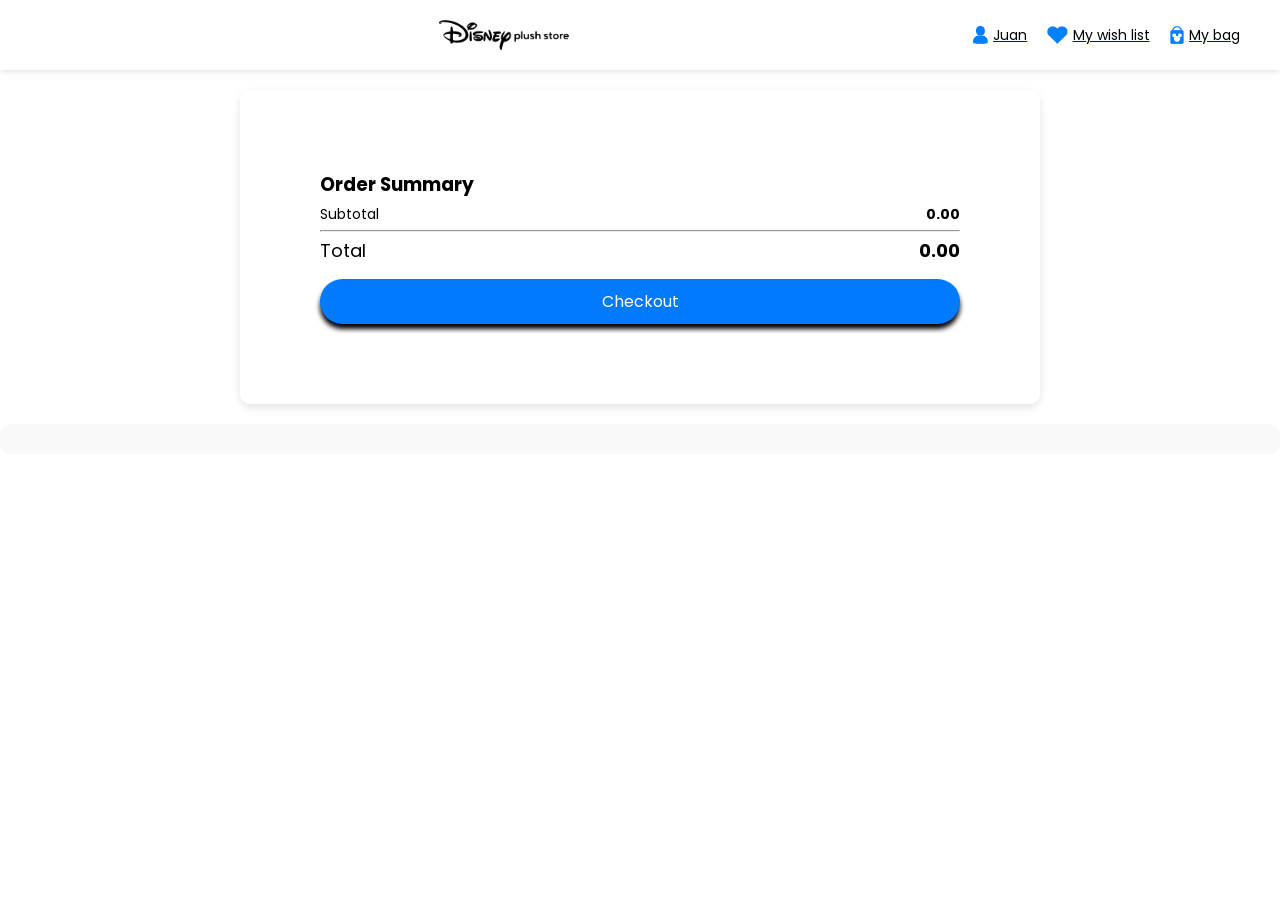
<file: pages/carrito.html>
<!DOCTYPE html>
<html lang="es">

<head>
  <meta charset="UTF-8" />
  <meta name="viewport" content="width=device-width, initial-scale=1.0" />
  <title>My bag</title>
  <link rel="stylesheet" href="../css/carrito.css" />
  <link rel="stylesheet" href="https://fonts.googleapis.com/css2?family=Poppins:wght@300;400;600&display=swap" />
</head>

<body>
  <header>
    <a href="/index.html"><div class="logo"></a>
      <img src="../assets/images/logop web.png" alt="Disney" />
    </div>
    <div class="user-actions">
      <a href="iniciosecion.html"><span class="user"><img src="../assets/images/user icon2.png" alt="User" />
          Juan</span></a>
      <a href="favorito.html">
        <span class="wishlist"><img src="../assets/images/fav icon2.png" alt="Wishlist" /> My wish
          list </span></a>
      <a href="carrito.html"><span class="bag"><img src="../assets/images/bag icon2.png" alt="Bag" /> My bag
          </span></a>
    </div>
  </header>
  <!--Va en el innerHTML-->
  <div id="container-carrito" class="container-carrito">
    <!-- <div class="producto">
      <div class="imagenes">
        <img src="./assets/images/catalogomickey.jpg" alt="Peluche Mickey Mouse" />
      </div>
      <div class="producto-info">
        <h2>Mickey Mouse Plush - Medium 13"</h2>
        <p class="cantidad">
          Quantity: 1 at <span class="precio">$22.99</span>
        </p>
        <div class="acciones">
          <a href="#" class="remove">Remove</a>
        </div>
        <p class="id">ID: 412312273353</p>
      </div>
    </div> -->

    <!--Termina en HTML-->
  </div>

  <div id = "resumen" class="resumen">
    <!-- <h3>Order Summary</h3>
    <div class="detalle">
      <p>Subtotal</p>
      <p class="monto">$22.99</p>
    </div>
    <hr />
    <div class="detalle total">
      <p>Total</p>
      <p class="monto">$32.94</p>
    </div>
    <button class="boton azul">Checkout</button> -->
  </div>
  </div>
  <script src="../js/carrito.js"></script>

</body>

</html>
</file>
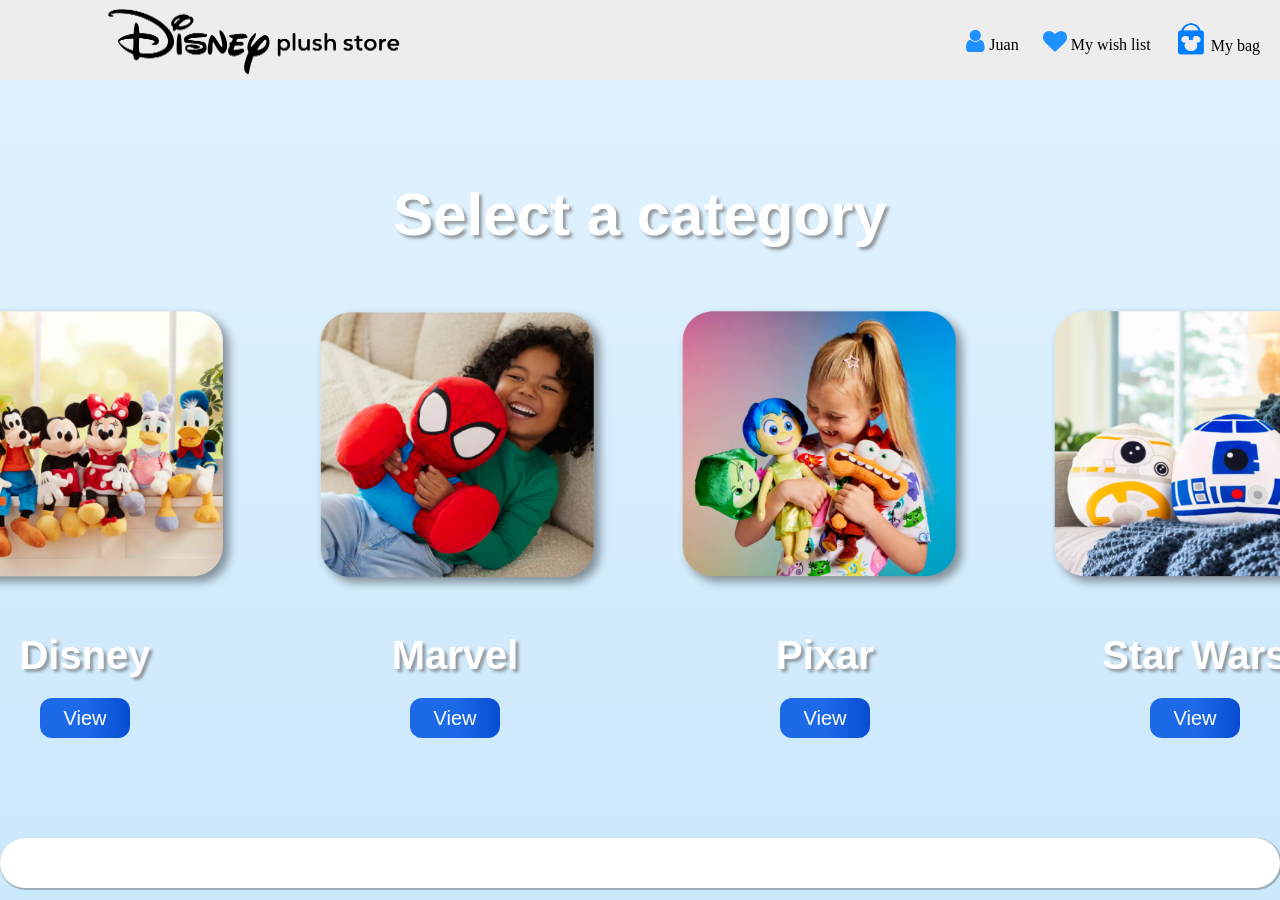
<file: pages/catalogo-principal.html>
<!DOCTYPE html>
<html lang="en">

<head>
    <meta charset="UTF-8">
    <meta name="viewport" content="width=device-width, initial-scale=1.0">
    <title>Document</title>
    <link rel="stylesheet" href="../css/estilos.css">
    <link rel="stylesheet" href="https://cdnjs.cloudflare.com/ajax/libs/font-awesome/4.7.0/css/font-awesome.min.css">

</head>

<body>
    <header>


        <figure>
        <a href="/index.html"><img id="logo" src="../assets/images/logod.png" alt=""></a>    
        </figure>

        <nav id="menu-dos">
            <ul>
                <div class="iconods">
                    <li><a href="iniciosecion.html"> <i class="fa fa-user" style="font-size:26px;color:dodgerblue"></i>
                            Juan</a></li>
                    <li><a href="favorito.html"> <i class="fa fa-heart" style="font-size:24px;color:dodgerblue"></i> My
                            wish list</a>
                </div>
                </li>
                <div class="iconobag">
                    <li><a href="carrito.html"><img id="icono" src="../assets/images/icno.png" alt=""><span
                                class="bag">My bag</span></a>
                </div>
                </li>
            </ul>
        </nav>



    </header>
    <h1 id="titulo">Select a category</h1>

    <div class="categoria">
        <div>
            <img class="categopelu" src="../assets/images/disney.png" alt="">
            <p class="texto">Disney</p>
            <a href="catalogo-principal.html"><button id="botonuno">View</button></a>
        </div>
        <div>
            <img class="categopelu" src="../assets/images/marvel.png" alt="">
            <p class="texto">Marvel </p>
            <a href="marvel.html"><button id="botonuno">View</button></a>

        </div>

        <div>
            <img class="categopelu" src="../assets/images/pixar.png" alt="">
            <p class="texto">Pixar</p>
            <a href="pixar.html"><button id="botonuno">View</button></a>

        </div>
        <div>
            <img class="categopelu" src="../assets/images/starwars.png" alt="">
            <p class="texto">Star Wars </p>
            <a href="star.html"><button id="botonuno">View</button></a>
        </div>
    </div>

    <div id="catalogoimg" class="catalogoimg">
<!--         <Esto se va a rellenar con JS>>
 -->        

    </div>
    <script src="../js/catalogoDisney.js"></script>

</body>

</html>
</file>
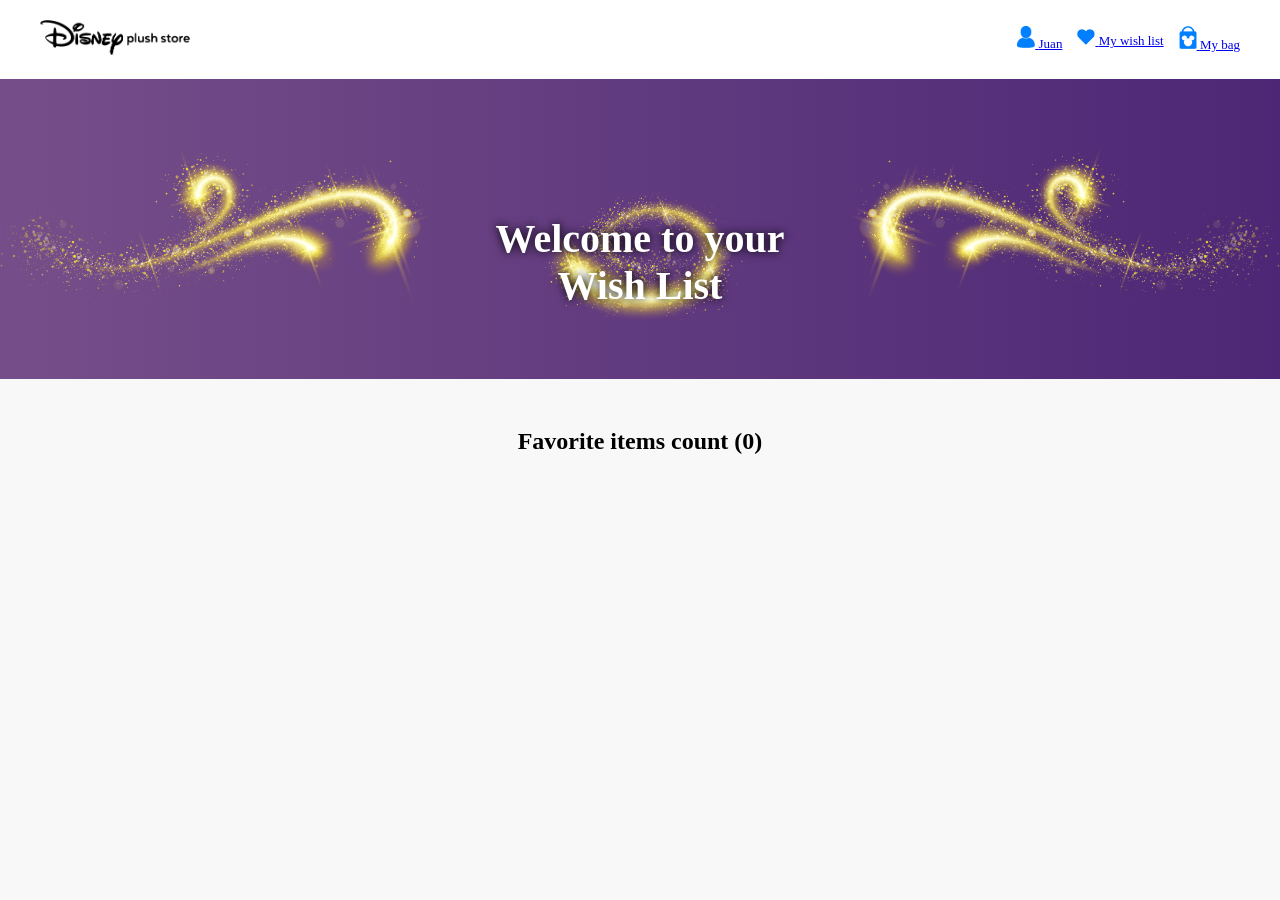
<file: pages/favorito.html>
<!DOCTYPE html>
<html lang="en">

<head>
    <meta charset="UTF-8">
    <meta name="viewport" content="width=device-width, initial-scale=1.0">
    <title>Disney Plush Store - Wishlist</title>
    <link rel="stylesheet" href="../css/favorito.css">
</head>

<body>
    <header>
        <div class="logo-container">
            <img src="../assets/images/logo webbb.png" alt="Disney Plush Store Logo" class="logo">
        </div>
        <nav class="user-menu">
            <div class="user-info">
                <a href="iniciosecion.html"><img src="../assets/images/user icon.png" alt="User Icon" class="icon">
                    <span>Juan</span></a>
            </div>
            <div class="wishlist">
                <a href="favorito.html"> <img src="../assets/images/fav icon.png" alt="Wishlist Icon" class="icon">
                    <span>My wish list</span></a>
            </div>
            <div class="cart">
                <a href="carrito.html"><img src="../assets/images/bag icon.png" alt="Bag Icon" class="icon">
                    <span>My bag</a></span>
            </div>
        </nav>
    </header>

    <section class="banner">
        <h1>Welcome to your <br> <span>Wish List</span></h1>
        <img src="../assets/images/chispasss.png" alt="Magic Sparks" class="magic-sparks">
    </section>

    <main>
        <div id="container_numero_items"></div>
        
        <div id="container-carrito" ></div>
            <!-- <div id="product-card" class="product-card">
                <img src="./assets/images/mickeypelu.png" alt="mickey producto" class="product-image">
                <h3>Mickey Mouse Plush - Medium 13"</h3>
                <p class="price">$22.99</p>
                <a href="carrito.html"><button class="shop-button">Shop now</button></a>
            </div> -->
        </div>

    </main>
    <script src="../js/favorito.js"></script>
</body>

</html>
</file>
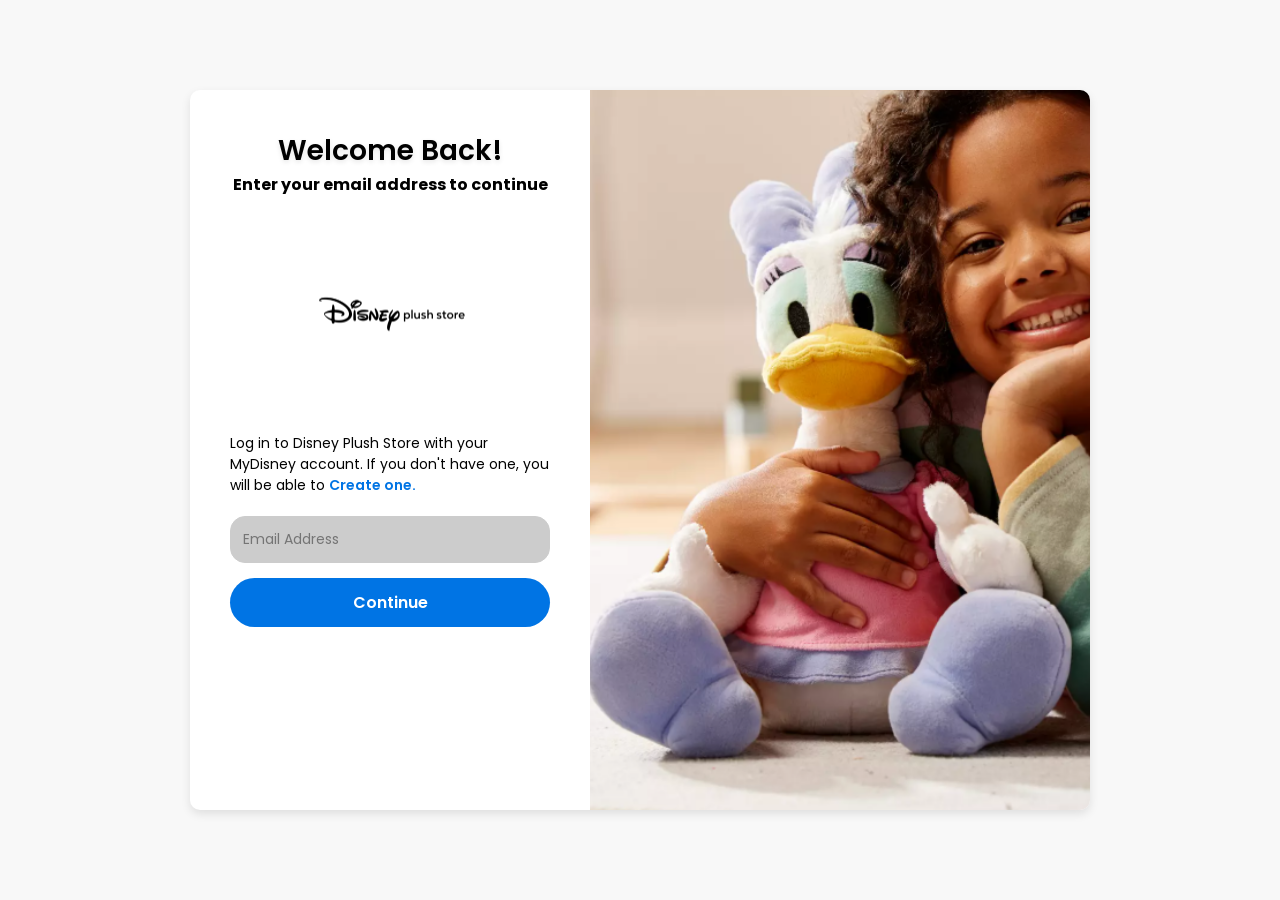
<file: pages/iniciosecion.html>
<!DOCTYPE html>
<html lang="en">
  <head>
    <meta charset="UTF-8" />
    <meta name="viewport" content="width=device-width, initial-scale=1.0" />
    <title>Sign in to your Disney Account</title>
    <link rel="stylesheet" href="../css/inciosesion.css" />
    <link rel="stylesheet" href="https://fonts.googleapis.com/css2?family=Poppins:wght@300;400;600&display=swap" />
  </head>

  <body>
    <div class="container">
      <div class="imageness">
        <img src="../assets/images/niñadaisy.png" alt="banner 2" />
      </div>
      <div class="form-container">
        <h1>Welcome Back!</h1>
        <h2>Enter your email address to continue</h2>
        <img src="../assets/images/logod.png" alt="disney-logo" />
        <p>
          Log in to Disney Plush Store with your MyDisney account. If you don't have one, you will be able to
          <a href="registro.html">Create one.</a>
        </p>
        <form>
          <input type="email" placeholder="Email Address" required />
          <button type="submit">Continue</button>
          <script src="../js/mainregitro.js" defer></script>
        </form>
      </div>
    </div>
  </body>
</html>
</file>
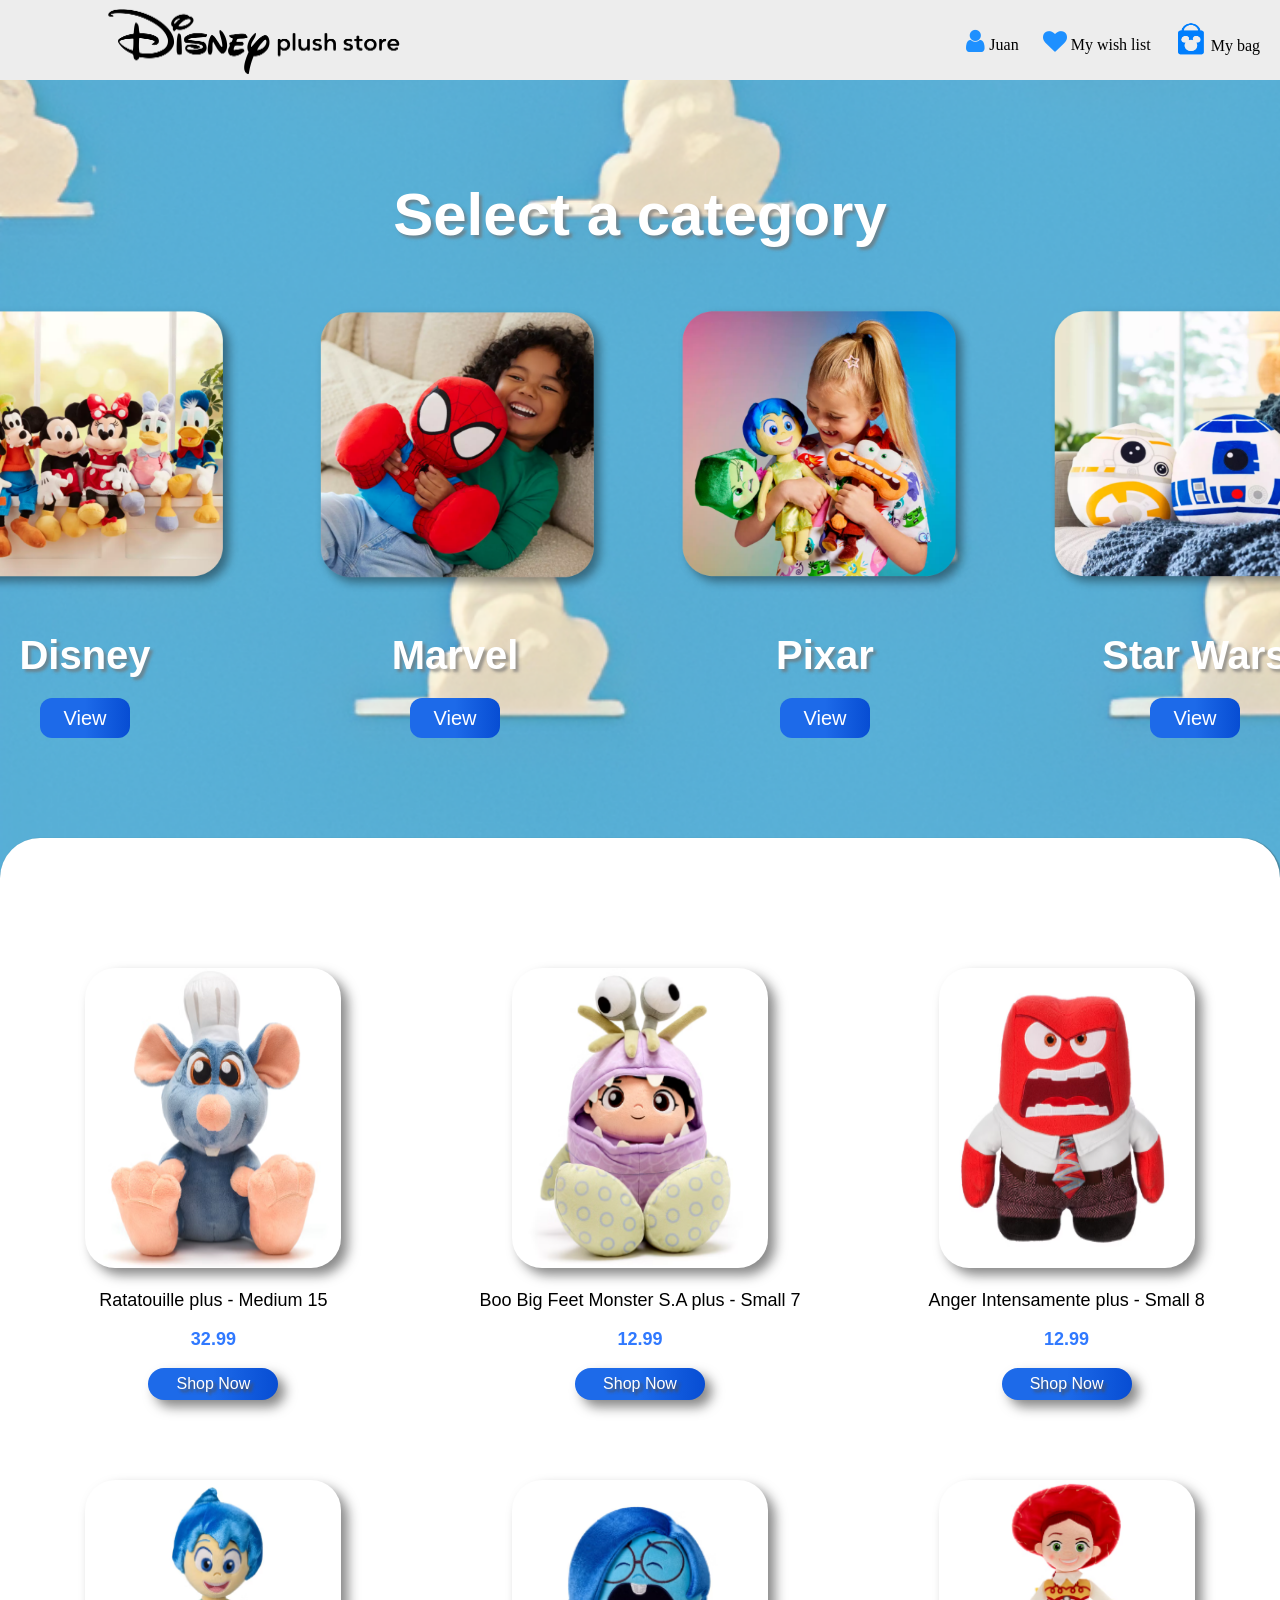
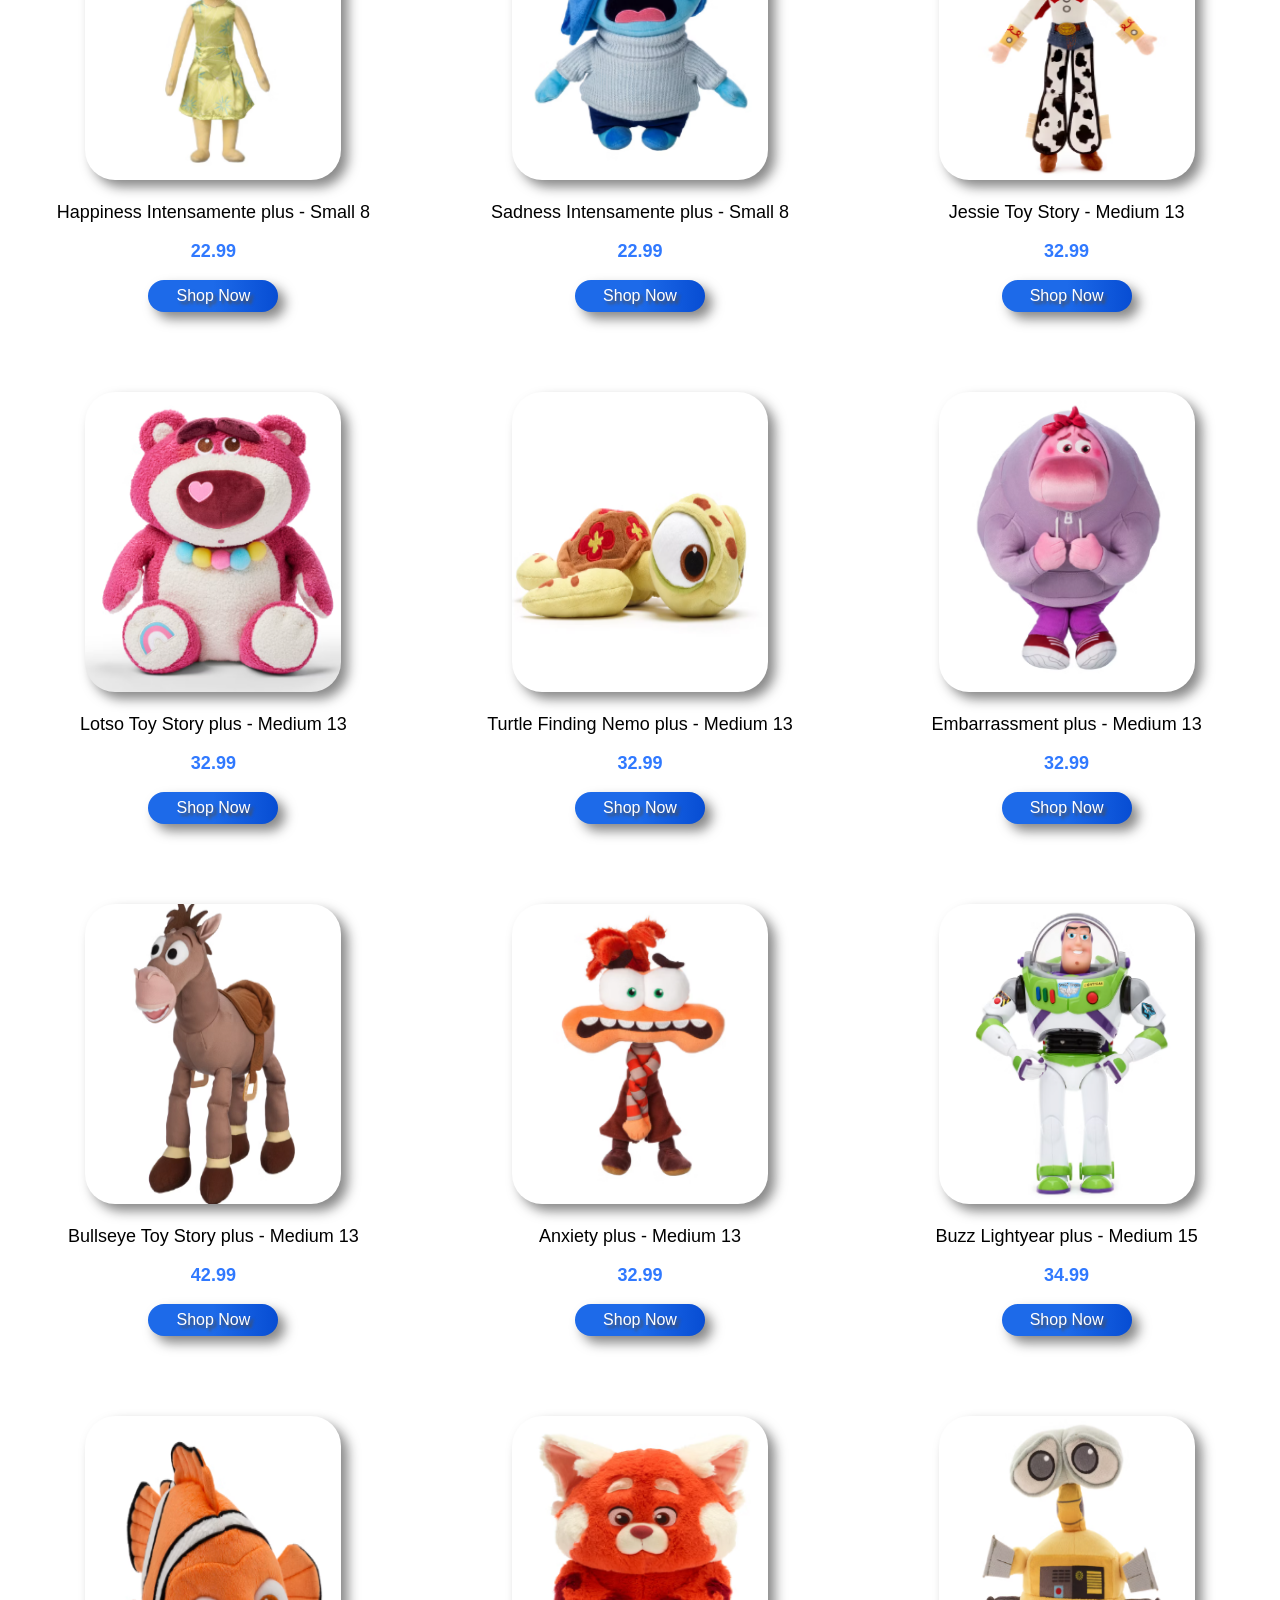
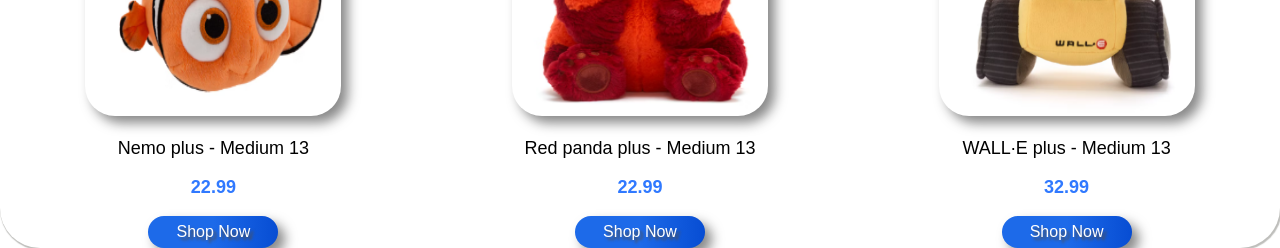
<file: pages/pixar.html>
<!DOCTYPE html>
<html lang="en">

<head>
    <meta charset="UTF-8">
    <meta name="viewport" content="width=device-width, initial-scale=1.0">
    <title>Document</title>
    <link rel="stylesheet" href="../css/pixar.css">
    <link rel="stylesheet" href="https://cdnjs.cloudflare.com/ajax/libs/font-awesome/4.7.0/css/font-awesome.min.css">

</head>

<body>
    <header>


        <figure>
        <a href="/index.html"><img id="logo" src="../assets/images/logod.png" alt=""></a>    
        </figure>

        <nav id="menu-dos">
            <ul>
                <div class="iconods">
                    <li><a href="iniciosecion.html"> <i class="fa fa-user" style="font-size:26px;color:dodgerblue"></i>
                            Juan</a></li>
                    <li><a href="favorito.html"> <i class="fa fa-heart" style="font-size:24px;color:dodgerblue"></i> My
                            wish list</a>
                </div>
                </li>
                <div class="iconobag">
                    <li><a href="carrito.html"><img id="icono" src="../assets/images/icno.png" alt=""><span
                                class="bag">My bag</span></a>
                </div>
                </li>
            </ul>
        </nav>



    </header>
    <h1 id="titulo">Select a category</h1>


    <div class="categoria">
        <div>
            <img class="categopelu" src="../assets/images/disney.png" alt="">
            <p class="texto">Disney</p>
            <a href="catalogo-principal.html"><button id="botonuno">View</button></a>
        </div>
        <div>
            <img class="categopelu" src="../assets/images/marvel.png" alt="">
            <p class="texto">Marvel </p>
            <a href="marvel.html"><button id="botonuno">View</button></a>

        </div>

        <div>
            <img class="categopelu" src="../assets/images/pixar.png" alt="">
            <p class="texto">Pixar</p>
            <a href="pixar.html"><button id="botonuno">View</button></a>

        </div>
        <div>
            <img class="categopelu  " src="../assets/images/starwars.png" alt="">
            <p class="texto">Star Wars </p>
            <a href="star.html"><button id="botonuno">View</button></a>
        </div>
    </div>


    <div id="catalogoimg" class="catalogoimg">
    </div>
    <script src="../js/catalogoPixar.js"></script>
    <!-- 
            <div class="car">
                <div class="pul">

                    <img class="imagencata" src="assets/images/ratatuiille.png" alt=""> <br>


                    <br>
                    <h5>Ratatouille plus - Medium 15"</h5>
                    <br>
                    <p>$32.99</p>
                    <br> <a href="producto.html"><button class="boton">Shop Now</button></a>
                </div>

            </div>
        </div>

        <div class="imagenparrafo">
            <img class="imagencata" src="assets/images/moster.png" alt=""><br>
            <br>
            <h5>Boo Big Feet Monster S.A plus - Small 7"</h5>
            <br>
            <p>$12.99</p>
            <br> <a href="producto.html"><button class="boton">Shop Now</button></a>

        </div>
        <div class="imagenparrafo">
            <img class="imagencata" src="assets/images/furia.png" alt=""> <br>
            <br>
            <h5>Anger Intensamente plus - Small 8"</h5>
            <br>
            <p>$12.99</p>
            <br> <a href="producto.html"><button class="boton">Shop Now</button></a>

        </div>
        <div class="imagenparrafo">
            <img class="imagencata" src="assets/images/allegria.png" alt=""> <br>
            <br>
            <h5>Happiness Intensamente plus - Small 8"</h5>
            <br>
            <p>$22.99</p>
            <br> <a href="producto.html"><button class="boton">Shop Now</button></a>

        </div>
        <div class="imagenparrafo">
            <img class="imagencata" src="assets/images/tristeza.png" alt=""> <br>
            <br>
            <h5>Sadness Intensamente plus - Small 8"</h5>
            <br>
            <p>$22.99</p>
            <br> <a href="producto.html"><button class="boton">Shop Now</button></a>

        </div>
        <div class="imagenparrafo">
            <img class="imagencata" src="assets/images/jessie.png" alt=""> <br>
            <br>
            <h5>Jessie Toy Story- Medium 13"</h5>
            <br>
            <p>$32.99</p>
            <br> <a href="producto.html"><button class="boton">Shop Now</button></a>

        </div>
        <div class="imagenparrafo">
            <img class="imagencata" src="assets/images/oso.png" alt=""> <br>
            <br>
            <h5>Lotso Toy Story plus - Medium 13"</h5>
            <br>
            <p>$32.99</p>
            <br> <a href="producto.html"><button class="boton">Shop Now</button></a>

        </div>
        <div class="imagenparrafo">
            <img class="imagencata" src="assets/images/tortuga.png" alt=""> <br>
            <br>
            <h5>Turtle Finding Nemo plus - Medium 13"</h5>
            <br>
            <p>$32.99</p>
            <br> <a href="producto.html"><button class="boton">Shop Now</button></a>

        </div>
        <div class="imagenparrafo">
            <img class="imagencata" src="assets/images/verguenza.png" alt=""> <br>
            <br>
            <h5>Embarrassment plus - Medium 13"</h5>
            <br>
            <p>$32.99</p>
            <br> <a href="producto.html"><button class="boton">Shop Now</button></a>

        </div>
        <div class="imagenparrafo">
            <img class="imagencata" src="assets/images/caballo.png" alt=""> <br>
            <br>
            <h5>Bullseye Toy Story plus - Medium 13"</h5>
            <br>
            <p>$42.99</p>
            <br> <a href="producto.html"><button class="boton">Shop Now</button></a>

        </div>

        <div class="imagenparrafo">
            <img class="imagencata" src="assets/images/ansiedad.png" alt=""> <br>
            <br>
            <h5>Anxiety plus - Medium 13"</h5>
            <br>
            <p>$32.99</p>
            <br> <a href="producto.html"><button class="boton">Shop Now</button></a>

        </div>

        <div class="imagenparrafo">
            <img class="imagencata" src="assets/images/boss.png" alt=""> <br>
            <br>
            <h5>Buzz Lightyear plus - Medium 15"</h5>
            <br>
            <p>$34.99</p>
            <br> <a href="producto.html"><button class="boton">Shop Now</button></a>

        </div>

        <div class="imagenparrafo">
            <img class="imagencata" src="assets/images/nemo.png" alt=""> <br>
            <br>
            <h5>Nemo plus - Medium 13"</h5>
            <br>
            <p>$22.99</p>
            <br> <a href="producto.html"><button class="boton">Shop Now</button></a>

        </div>

        <div class="imagenparrafo">
            <img class="imagencata" src="assets/images/red.png" alt=""> <br>
            <br>
            <h5>Red panda plus - Medium 13"</h5>
            <br>
            <p>$22.99</p>
            <br> <a href="producto.html"><button class="boton">Shop Now</button></a>

        </div>


        <div class="imagenparrafo">
            <img class="imagencata" src="assets/images/walle.png" alt=""> <br>
            <br>
            <h5>WALL·E plus - Medium 13"</h5>
            <br>
            <p>$32.99</p>
            <br> <a href="producto.html"><button class="boton">Shop Now</button></a>

        </div>

        <div class="imagenparrafo">
            <img class="imagencata" src="assets/images/toya.png" alt=""> <br>
            <br>
            <h5>Little Green Men plus - Small 7"</h5>
            <br>
            <p>$32.99</p>
            <br> <a href="producto.html"><button class="boton">Shop Now</button></a>

        </div>

        <div class="imagenparrafo">
            <img class="imagencata" src="assets/images/nemos.png" alt=""> <br>
            <br>
            <h5>Nemo plus - Medium 15"</h5>
            <br>
            <p>$22.99</p>
            <br> <a href="producto.html"><button class="boton">Shop Now</button></a>

        </div>

        <div class="imagenparrafo">
            <img class="imagencata" src="assets/images/toys.png" alt=""> <br>
            <br>
            <h5>Lotso plus - Medium 13"</h5>
            <br>
            <p>$29.99</p>
            <br> <a href="producto.html"><button class="boton">Shop Now</button></a>

        </div> -->

    <!--     </div>
 -->

</body>

</html>
</file>
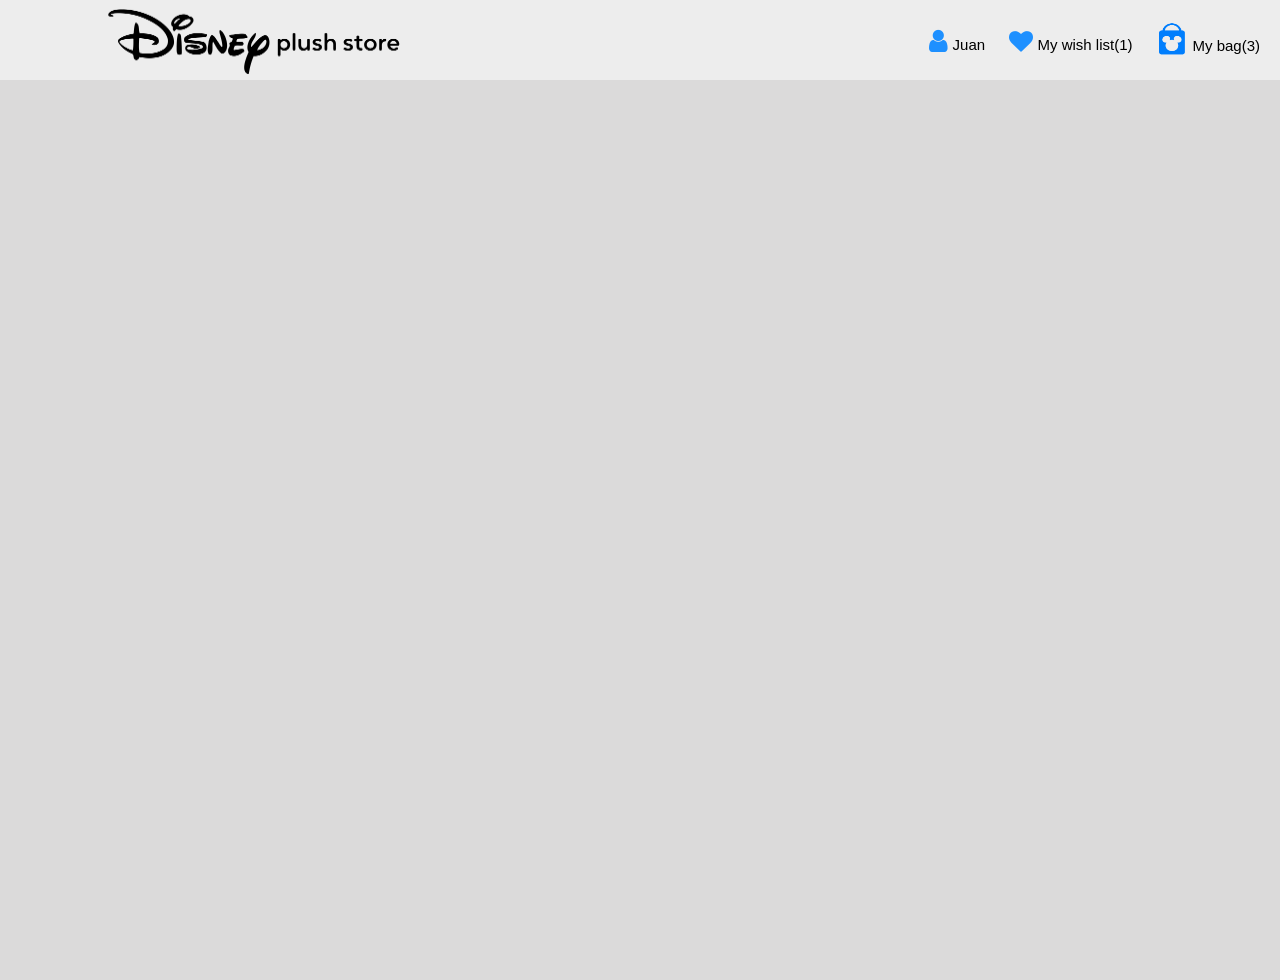
<file: pages/producto.html>
<!DOCTYPE html>
<html lang="en">

<head>
    <meta charset="UTF-8">
    <meta name="viewport" content="width=device-width, initial-scale=1.0">
    <title>Document</title>
    <link rel="stylesheet" href="../css/producto.css">
    <link rel="stylesheet" href="https://cdnjs.cloudflare.com/ajax/libs/font-awesome/4.7.0/css/font-awesome.min.css">

</head>

<body>
    <header>
        <figure>
        <a href="/index.html"><img id="logo" src="../assets/images/logod.png" alt=""></a>    
        </figure>

        <nav id="menu-dos">
            <ul>
                <div class="iconods">
                    <li><a href="iniciosecion.html"> <i class="fa fa-user" style="font-size:26px;color:dodgerblue"></i>
                            Juan</a></li>
                    <li><a href="favorito.html"> <i class="fa fa-heart" style="font-size:24px;color:dodgerblue"></i> My
                            wish list(1)</a>
                </div>
                </li>
                <div class="iconobag">
                    <li><a href="carrito.html"><img id="icono" src="../assets/images/icno.png" alt=""><span
                                class="bag">My bag(3)</span></a>
                </div>
                </li>
            </ul>
        </nav>



    </header>
    <div id="contenedor" class="contenedor">
    </div>
    <!-- 
        <div class="columna">
            <img id="imagenpeluchemickey" src="assets/images/fotodetalle.png" alt="">
        </div>

        <div class="columnados">
            <h1 class="tex"> Mickey Mouse plush Medium 13" </h1>
            <h3>$22.99</h3>
                <div class="border">
                <br>
                <br>
                <h2>Quanty</h2> <br>
               </div>

            <div class="contadorr">

                <button onclick="disminuir()">−</button>
                <p><span id="cantidad">3</span></p>

                <button id="bton" onclick="incremento()">+</button>
            </div>
            <div class="borde">
            </div>

            <p id="paf">Our leader of the club is sure to be a swell addition to any
                clubhouse. Soft plush Mickey will keep you smilling through the
                day, rain or shine. See ya real soon!
            </p>

            <a href="carrito.html"><button class="boton">Shop now</button></a><a href="favorito.html"><i id="icos"
                    class="fa fa-heart" style="font-size:36px;color:rgb(40, 108, 255)"></a></i>

        </div>
 --> <!-- </div> -->
    <script>
        let valor = document.getElementById("cantidad").innerText;

        function incremento() {
            valor++;
            cambiarvalor();

        }

        function disminuir() {
            if (valor > 1) {
                valor--;
            }
            cambiarvalor();
        }

        function cambiarvalor() {
            document.getElementById("cantidad").innerText = valor;
        }
    </script>
    <script src="../js/producto.js"></script>


</body>

</html>
</file>
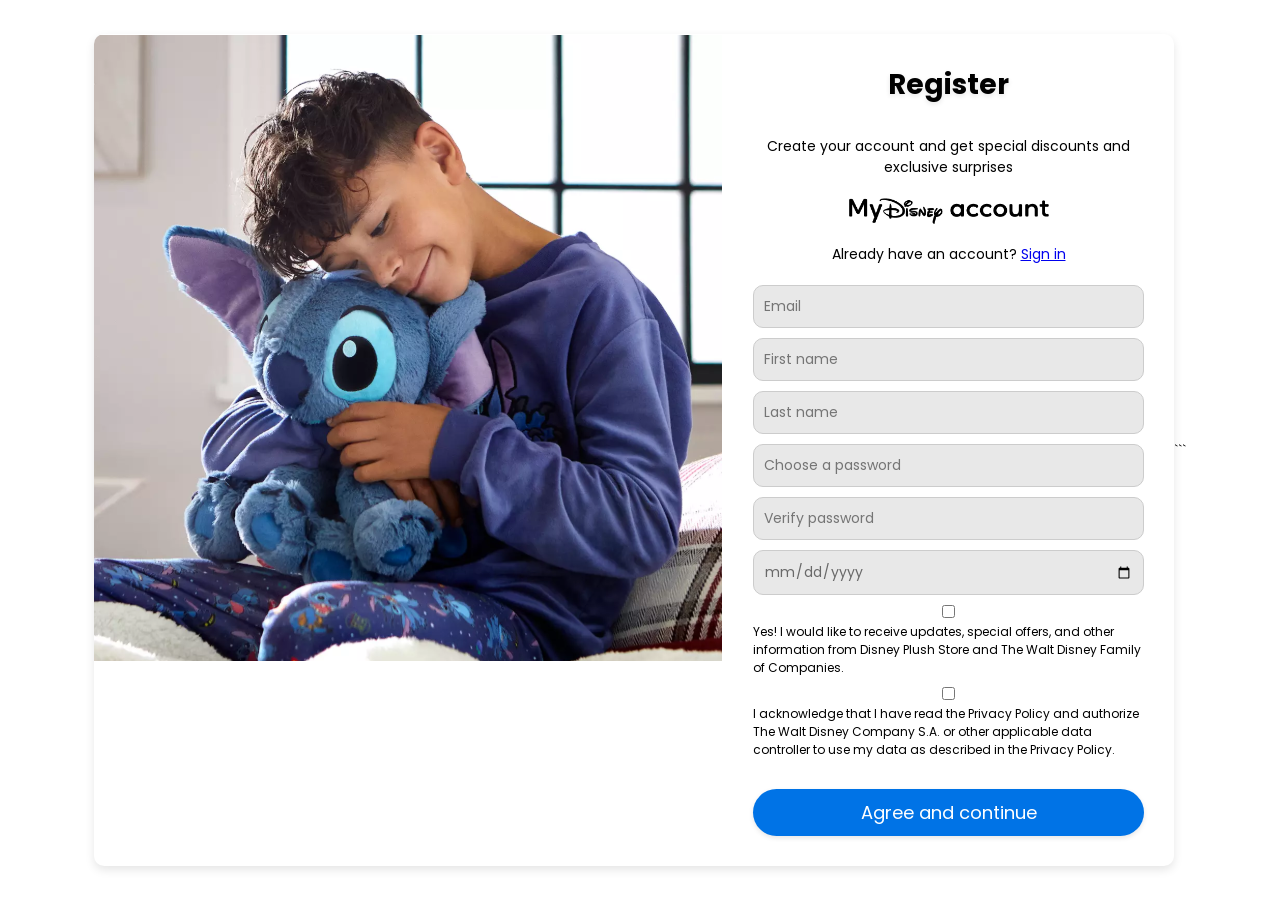
<file: pages/Registro.html>
<!DOCTYPE html>
<html lang="en">
  <head>
    <meta charset="UTF-8" />
    <meta name="viewport" content="width=device-width, initial-scale=1.0" />
    <title>Disney Registration</title>
    <link rel="stylesheet" href="../css/registro.css" />
    <link rel="stylesheet" href="https://fonts.googleapis.com/css2?family=Poppins:wght@300;400;600&display=swap" />
  </head>

  <body>
    <div class="container">
      <div class="imagenes">
        <img src="../assets/images/niñopeluche.png" alt="foto banner 1" />
      </div>
      <div class="form-container">
        <h1>Register</h1>
        <p>Create your account and get special discounts and exclusive surprises</p>
        <img src="../assets/images/logo para el regustro.png" alt="My Disney Account" class="disney-logo" />
        <p>Already have an account? <a href="iniciosecion.html">Sign in</a></p>
        <form>
          <input type="text" placeholder="Email" />
          <input type="text" placeholder="First name" />
          <input type="text" placeholder="Last name" />
          <input type="password" placeholder="Choose a password" />
          <input type="password" placeholder="Verify password" />
          <input type="date" placeholder="Birthdate" />
          <label>
            <input type="checkbox" /> Yes! I would like to receive updates, special offers, and other information from
            Disney Plush Store and The Walt Disney Family of Companies.
          </label>
          <label>
            <input type="checkbox" /> I acknowledge that I have read the Privacy Policy and authorize The Walt Disney
            Company S.A. or other applicable data controller to use my data as described in the Privacy Policy.
          </label>
          <button type="submit">Agree and continue</button>
        </form>
      </div>
      <script src="../js/mainregitro.js" defer></script>
    </div>
  </body>
</html>
```
</file>
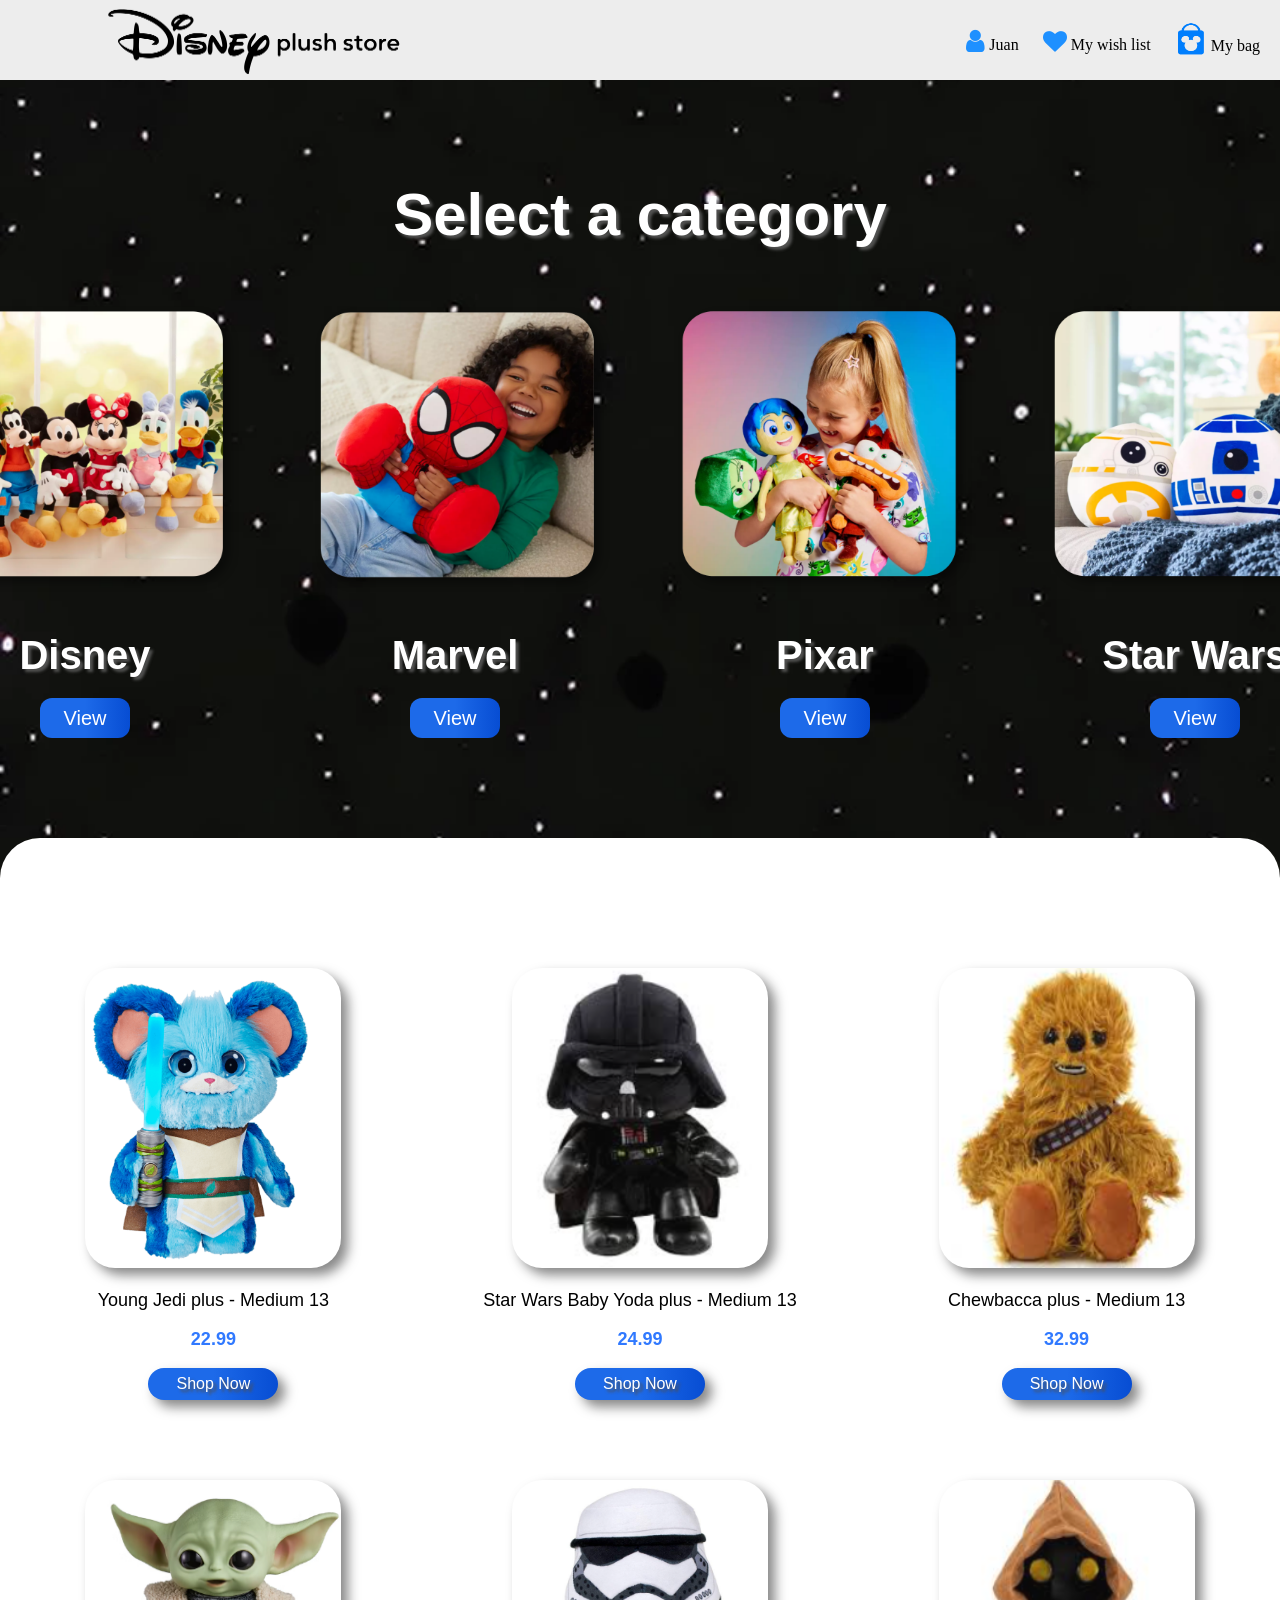
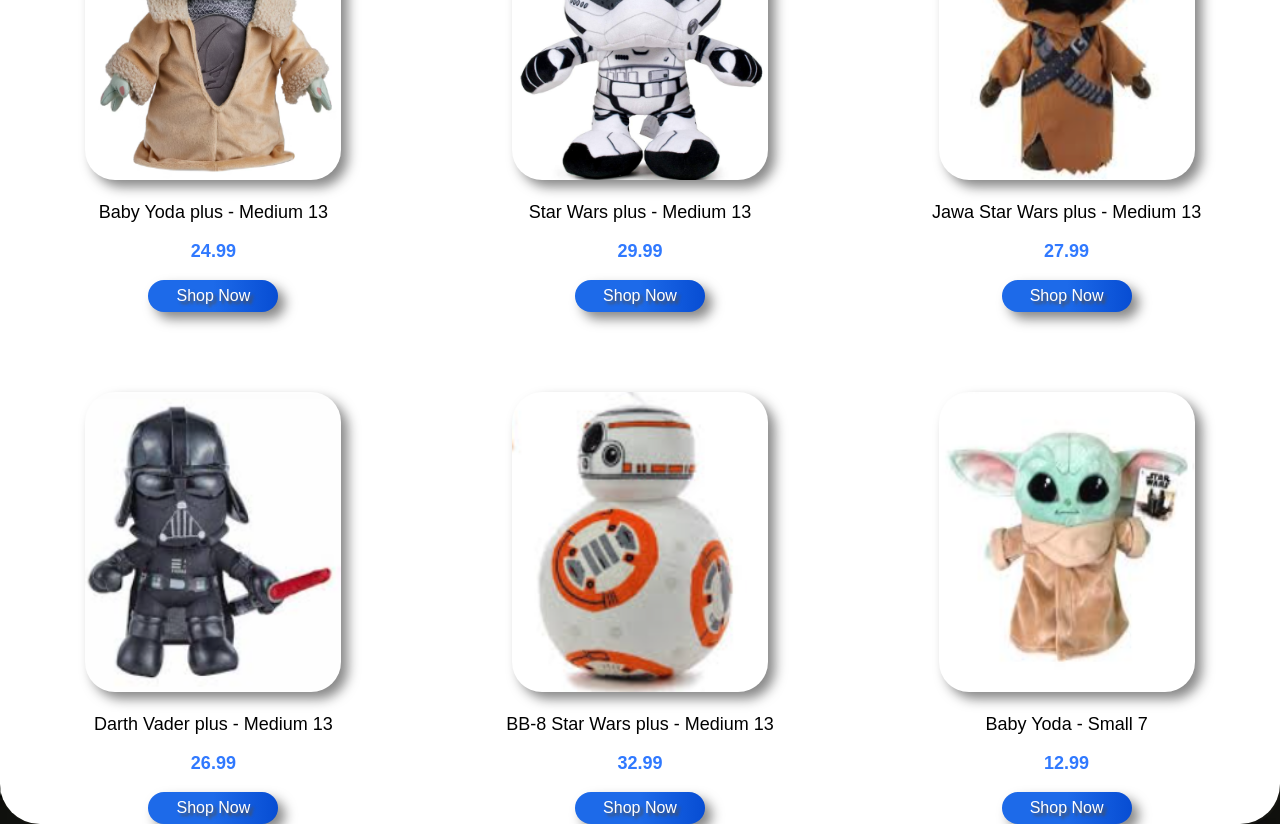
<file: pages/star.html>
<!DOCTYPE html>
<html lang="en">

<head>
    <meta charset="UTF-8">
    <meta name="viewport" content="width=device-width, initial-scale=1.0">
    <title>Document</title>
    <link rel="stylesheet" href="../css/star.css">
    <link rel="stylesheet" href="https://cdnjs.cloudflare.com/ajax/libs/font-awesome/4.7.0/css/font-awesome.min.css">

</head>

<body>
    <header>


        <figure>
            <img id="logo" src="../assets/images/logod.png" alt="">
        </figure>

        <nav id="menu-dos">
            <ul>
                <div class="iconods">
                    <li><a href="iniciosecion.html"> <i class="fa fa-user" style="font-size:26px;color:dodgerblue"></i>
                            Juan</a></li>
                    <li><a href="favorito.html"> <i class="fa fa-heart" style="font-size:24px;color:dodgerblue"></i> My
                            wish list</a>
                </div>
                </li>
                <div class="iconobag">
                    <li><a href="carrito.html"><img id="icono" src="../assets/images/icno.png" alt=""><span
                                class="bag">My bag</span></a>
                </div>
                </li>
            </ul>
        </nav>



    </header>
    <h1 id="titulo">Select a category</h1>

    <div class="categoria">
        <div>
            <img class="categopelu" src="../assets/images/disney.png" alt="">
            <p class="texto">Disney</p>
            <a href="catalogo-principal.html"><button id="botonuno">View</button></a>
        </div>
        <div>
            <img class="categopelu" src="../assets/images/marvel.png" alt="">
            <p class="texto">Marvel </p>
            <a href="marvel.html"><button id="botonuno">View</button></a>

        </div>

        <div>
            <img class="categopelu" src="../assets/images/pixar.png" alt="">
            <p class="texto">Pixar</p>
            <a href="pixar.html"><button id="botonuno">View</button></a>

        </div>
        <div>
            <img class="categopelu" src="../assets/images/starwars.png" alt="">
            <p class="texto">Star Wars </p>
            <a href="star.html"><button id="botonuno">View</button></a>
        </div>
    </div>


    <div id="catalogoimg" class="catalogoimg">
    <!--     <div id="imagenparrafo" class="imagenparrafo">



            <div class="car">
                <div class="pul">

                    <img class="imagencata" src="assets/images/sar.png" alt=""> <br>


                    <br>
                    <h5>Young Jedi plus - Medium 13"</h5>
                    <br>
                    <p>$22.99</p>
                    <br> <a href="producto.html"><button class="boton">Shop Now</button></a>
                </div>

            </div>
        </div>

        <div class="imagenparrafo">
            <img class="imagencata" src="assets/images/start2.png" alt=""><br>
            <br>
            <h5>Star Wars Baby Yoda plus - Medium 13"</h5>
            <br>
            <p>$24.99</p>
            <br> <a href="producto.html"><button class="boton">Shop Now</button></a>

        </div>
        <div class="imagenparrafo">
            <img class="imagencata" src="assets/images/star3.png" alt=""> <br>
            <br>
            <h5>Chewbacca plus - Medium 13"</h5>
            <br>
            <p>$32.99</p>
            <br> <a href="producto.html"><button class="boton">Shop Now</button></a>

        </div>
        <div class="imagenparrafo">
            <img class="imagencata" src="assets/images/star1.png" alt=""> <br>
            <br>
            <h5>Baby Yoda plus - Medium 13"</h5>
            <br>
            <p>$24.99</p>
            <br> <a href="producto.html"><button class="boton">Shop Now</button></a>

        </div>
        <div class="imagenparrafo">
            <img class="imagencata" src="assets/images/star4.png" alt=""> <br>
            <br>
            <h5>Star Wars plus - Medium 13"</h5>
            <br>
            <p>$29.99</p>
            <br> <a href="producto.html"><button class="boton">Shop Now</button></a>

        </div>
        <div class="imagenparrafo">
            <img class="imagencata" src="assets/images/star6.png" alt=""> <br>
            <br>
            <h5>Jawa Star Wars plus - Medium 13"</h5>
            <br>
            <p>$27.99</p>
            <br> <a href="producto.html"><button class="boton">Shop Now</button></a>

        </div>
        <div class="imagenparrafo">
            <img class="imagencata" src="assets/images/star7.png" alt=""> <br>
            <br>
            <h5>Darth Vader plus - Medium 13"</h5>
            <br>
            <p>$26.99</p>
            <br> <a href="producto.html"><button class="boton">Shop Now</button></a>

        </div>
        <div class="imagenparrafo">
            <img class="imagencata" src="assets/images/star8.png" alt=""> <br>
            <br>
            <h5>BB-8 Star Wars plus - Medium 13"</h5>
            <br>
            <p>$32.99</p>
            <br> <a href="producto.html"><button class="boton">Shop Now</button></a>

        </div>
        <div class="imagenparrafo">
            <img class="imagencata" src="assets/images/star9.png" alt=""> <br>
            <br>
            <h5>Baby Yoda - Small 7"</h5>
            <br>
            <p>$12.99</p>
            <br> <a href="producto.html"><button class="boton">Shop Now</button></a>

        </div>


    </div>
 -->

        <script src="../js/starwars.js"></script>

</body>

</html>
</file>
<file: css/carrito.css>
* {
  margin: 0;
  padding: 0;
  box-sizing: border-box;
  font-family: poppins;
}

header {
  width: 100%;
  background: white;
  display: flex;
  justify-content: space-between;
  align-items: center;
  padding: 20px 40px;
  box-shadow: 0 2px 5px rgba(0, 0, 0, 0.1);
}

.logo {
  display: flex;
  align-items: center;
}

.logo img {
  height: 30px;
  margin-right: 5px;
}

.user-actions {
  display: flex;
  align-items: center;
  gap: 20px;
}

.user-actions span {
  display: flex;
  align-items: center;
  font-size: 14px;
  color: black;
  cursor: pointer;
  font-family: poppins;
}

.user-actions img {
  height: 18px;
  margin-right: 5px;
}

.container-carrito {
  width: 100%;
  max-width: 800px;
  margin: 20px auto;
  padding: 80px;
  background: white;
  border-radius: 10px;
  box-shadow: 0px 4px 10px rgba(0, 0, 0, 0.1);
}

.producto {
  background-color: white;
  display: flex;
  padding: 10px;
  align-items: center;
  margin-bottom: 20px;
  box-shadow: 0 4px 8px rgba(0, 0, 0, 0.2);
}

.imagenes img {
  width: 150px;
  height: auto;
  border-radius: 10px;
  margin-right: 20px;
}

.producto-info {
  flex: 1;
}

h2 {
  font-size: 18px;
  margin-bottom: 5px;
  font-family: poppins;
}

.cantidad {
  font-size: 14px;
  color: #666;
  font-family: poppins;
}

.precio {
  font-weight: bold;
  color: #ff5733;
}

.acciones a {
  text-decoration: none;
  color: #007aff;
  margin-right: 10px;
  font-size: 14px;
  font-family: poppins;
}

.remove {
  color: red;
}

.id {
  font-size: 12px;
  color: #888;
  font-family: poppins;
}

.resumen {
  background: #f9f9f9;
  padding: 15px;
  border-radius: 10px;
}

.resumen h3 {
  margin-bottom: 10px;
}

.detalle {
  display: flex;
  justify-content: space-between;
  font-size: 14px;
  margin: 5px 0;
  font-family: poppins;
}

.monto {
  font-weight: bold;
}

.total {
  font-size: 18px;
}

.boton {
  width: 100%;
  padding: 10px;
  margin-top: 10px;
  border: none;
  cursor: pointer;
  font-size: 16px;
  font-family: poppins;
  color: white;
  border-radius: 100px;
  text-shadow: 1px 1px 1px rgba(0, 0, 0, 0.1);
  box-shadow: black 0px 5px 5px;
  background-color: #007aff;
}

.boton:hover {
  background: #9bbee3;
  color: white;
}
</file>
<file: css/estilos.css>
* {
  margin: 0;
  padding: 0;
}

body {
  background-color: #dbdada;
}

nav ul {
  display: flex;
}

nav li {
  display: inline;
  margin-right: 20px;
}

#logo {
  width: 300px;
  height: 400px;
  padding-left: 100px;
  padding-top: 30px;
}

header {
  background-color: #ededed;
  height: 80px;
  color: #fff;
  display: flex;
  justify-content: space-between;
  align-items: center;
  margin: 0%;
}

#menu-uno {
  padding-left: 100px;
}

html,
body {
  height: 100%;
}

a {
  text-decoration: none;
  color: black;
}

#icono {
  width: 40px;
  height: 50px;
}

.iconods {
  position: relative;
  top: 15px;
}

.iconobag {
  position: relative;
  top: 3px;
}

.bag {
  position: relative;
  bottom: 15px;
}

.categoria {
  display: flex;
  justify-content: center;
  text-align: center;
}

.categopelu {
  align-content: space-between;
  height: 600px;
  width: 450px;
  margin-left: -40px;
  margin-right: -40px;
}

#titulo {
  text-align: center;
  color: white;
  font-size: 60px;
  font-family: "Poppins", sans-serif;
  font-weight: 700;
  font-style: normal;
  position: relative;
  top: 100px;
  font-family: "Poppins", sans-serif;
  font-size: 60px;
  font-weight: 600;
  font-style: normal;
  text-shadow: 3px 3px 3px rgba(114, 114, 114, 0.674);
}

.container {
  height: 1vh;
}
.search {
  background-color: white;

  width: 700px;
  max-width: 650px;
  padding: 10px;
  border-radius: 30px;
  height: 30px;
  position: relative;
  bottom: 80px;
  left: 30px;
}
.search input {
  height: 80px;
  width: 800px;

  border: 0;
  outline: 0;
  background: transparent;
  font-size: 20px;
  position: relative;
  bottom: 60px;
  left: 70px;
}

.search button {
  border: 0;
  outline: 0;
  background: transparent;
  cursor: pointer;
  position: relative;
  bottom: 4px;
  left: 20px;
}
.ver-producto {
  text-align: center;
  background-image: linear-gradient(to left, #074dd3, #1d6ae9, #1d6ae9);
  color: #ffffff;
  box-shadow: 7px 7px 12px 0 rgba(20, 20, 20, 0.5);
  border: none;
  border-radius: 25px;
  border: 500px white;
  width: 130px;
  height: 32px;
  font-family: "Poppins", sans-serif;
  font-size: 16px;
  font-weight: 500;
  font-style: normal;
  text-shadow: 3px 3px 3px rgb(79, 79, 79);
}

.contenedorcat {
  display: flex;
  justify-content: center;
  flex-direction: column;
  text-align: center;
}

.pelucatalogo {
  align-content: space-between;
  margin: 20px;
  height: 200px;
  width: 250px;
}

.catalogoimg img {
  height: 300px;
}

.catalogoimg {
  max-width: 1400px;
  margin: 0 auto;
  display: flex;
  flex-wrap: wrap;
  justify-content: center;
  gap: 1 0px;
  background-color: white;
  box-shadow: 1px 1px 1px 1px rgba(40, 40, 30, 0.3);
  border-radius: 40px;
  padding-top: 50px;
}

.catalogoimg h5 {
  color: #000000;
  font-family: "Poppins", sans-serif;
  font-size: 18px;
  font-weight: 500;
  font-style: normal;
}

.catalogoimg p {
  color: #3079ff;
  font-family: "Poppins", sans-serif;
  font-size: 18px;
  font-weight: 700;
  font-style: normal;
}

.imagencata {
  background-color: white;
  width: 60%;
  box-shadow: 7px 7px 12px 0 rgba(20, 20, 20, 0.5);
  border-radius: 30px;
}

.imagenparrafo {
  text-align: center;
  flex: 0 0 33.33%;
  padding-top: 80px;
}

#botonuno {
  background-image: linear-gradient(to left, #074dd3, #1d6ae9, #1d6ae9);
  color: white;
  border-radius: 12px;
  border: 500px white;
  width: 90px;
  height: 40px;
  font-family: "Poppins", sans-serif;
  font-size: 20px;
  font-weight: 500;
  font-style: normal;
  position: relative;
  bottom: 100px;
}

.texto {
  position: relative;
  bottom: 120px;
  color: white;
  font-size: 40px;
  font-family: "Poppins", sans-serif;
  font-weight: 700;
  font-style: normal;
  text-shadow: 3px 3px 3px rgba(114, 114, 114, 0.674);
}

body {
  margin: 0;
  padding: 0;
  background-image: url(../assets/background/fondo.png);
  background-repeat: no-repeat;
  background-size: 500%;
  overflow-x: hidden;
}

html,
body {
  height: 100%;
}
</file>
<file: css/favorito.css>
body {
  font-family: poppins;
  margin: 0;
  padding: 0;
  background-color: #f8f8f8;
}

header {
  display: flex;
  justify-content: space-between;
  align-items: center;
  padding: 20px 40px;
  background-color: white;
}

.logo-container {
  text-align: left;
  flex-grow: 1;
}

.logo {
  width: 150px;
}

.user-menu {
  display: flex;
  align-items: center;
  gap: 15px;
}

.user-menu .icon {
  width: 18px;
  height: auto;
}

.user-menu div {
  display: flex;
  align-items: center;
  gap: 5px;
  font-size: 13px;
  font-family: poppins;
}

.banner {
  position: relative;
  background: linear-gradient(90deg, #754e89, #4d2775);
  color: white;
  text-align: center;
  padding: 150px 50px;
}

.banner h1 {
  font-size: 40px;
  position: absolute;
  width: 100%;
  top: 50%;
  left: 50%;
  margin-bottom: 70px;
  transform: translate(-50%, -50%);
  z-index: 2;
  font-family: poppins;
  text-shadow: black 0px 0px 10px;
}

.banner span {
  font-weight: bold;
}

.magic-sparks {
  width: 100%;
  position: absolute;
  margin-bottom: 65px;
  left: 50%;
  transform: translate(-50%, -50%);
  z-index: 1;
}

main {
  text-align: center;
  padding: 30px;
}

.product-card {
  padding: 40px;
  margin: 40px;
  border-radius: 10px;
  display: inline-block;
  box-shadow: 0 4px 8px rgba(0, 0, 0, 0.1);
}

.product-image {
  width: 300px;
  height: 250px;
}

.price {
  font-weight: bold;
  color: #007bff;
  font-family: poppins;
}

.shop-button {
  background-color: #007bff;
  color: white;
  border: none;
  padding: 10px 20px;
  cursor: pointer;
  border-radius: 100px;
  font-size: 16px;
  font-family: poppins;
  text-shadow: black 0px 10px 10px;
  box-shadow: black 0px 5px 5px;
}

.shop-button:hover {
  background-color: #0056b3;
  text-shadow: black 0px 10px 10px;
}
</file>
<file: css/inciosesion.css>
* {
    margin: 0;
    padding: 0;
    box-sizing: border-box;
    font-family: 'Poppins', sans-serif;
}

body {
    display: flex;
    justify-content: center;
    align-items: center;
    height: 100vh;
    background-color: #f8f8f8;
}


.container {
    display: flex;
    flex-direction: row-reverse;
    width: 80%;
    max-width: 900px;
    background: white;
    box-shadow: 0 4px 10px rgba(0, 0, 0, 0.1);
    border-radius: 10px;
    overflow: hidden;
    height: 80vh;
}

.imageness {
    flex: 1;
}

.imageness img {
    width: 100%;
    height: 100%;
    object-fit: cover;
}

.form-container {
    width: 400px;
    padding: 40px;
    text-align: left;
}

h1 {
    font-size: 28px;
    font-weight: 600;
    color: #000;
    text-align: center;
    text-shadow: 0 2px 5px rgba(0, 0, 0, 0.1);
}

h2 {
    font-size: 16px;
    font-weight: 700;
    color: #000;
    margin-bottom: 20px;
    text-align: center;
}

img[alt="disney-logo"] {
    width: 150px;
    margin: 10px 0;
    display: block;
    margin-left: auto;
    margin-right: auto;

}

p {
    font-size: 14px;
    color: #000;
    margin-bottom: 20px;
    text-align: left;

}

p a {
    color: #0074E4;
    text-decoration: none;
    font-weight: 600;
}

p a:hover {
    text-decoration: underline;
}

form {
    display: flex;
    flex-direction: column;
    align-items: flex-start;
}

input {
    width: 100%;
    padding: 12px;
    border: 1px solid #cccccc;
    border-radius: 15px;
    font-size: 14px;
    margin-bottom: 15px;
    outline: none;
    background-color: #cccccc;
}

button {
    width: 100%;
    padding: 12px;
    background-color: #0074E4;
    color: white;
    font-size: 16px;
    font-weight: 600;
    border: none;
    border-radius: 100px;
    cursor: pointer;
    box-shadow: #000 0 10px 10px rgba(0, 0, 0, 0.1);
    margin-bottom: 40px;
}

button:hover {
    background-color: #005bb5;
}

@media (max-width: 768px) {
    .container {
        flex-direction: column;
        width: 90%;
        height: auto;/
    }

    .imageness {
        width: 100%;
        height: 300px;
    }

    .form-container {
        width: 100%;
        padding: 20px;
    }
}
</file>
<file: css/pixar.css>
* {
  margin: 0;
  padding: 0;
}

nav ul {
  display: flex;
}

nav li {
  display: inline;
  margin-right: 20px;
}

#logo {
  width: 300px;
  height: 400px;
  padding-left: 100px;
  padding-top: 30px;
}

header {
  background-color: #ededed;
  height: 80px;
  color: #fff;
  display: flex;
  justify-content: space-between;
  align-items: center;
  margin: 0%;
}

#menu-uno {
  padding-left: 100px;
}

html,
body {
  height: 100%;
}

a {
  text-decoration: none;
  color: black;
}

#icono {
  width: 40px;
  height: 50px;
}

.iconods {
  position: relative;
  top: 15px;
}

.iconobag {
  position: relative;
  top: 3px;
}

.bag {
  position: relative;
  bottom: 15px;
}

.categoria {
  display: flex;
  justify-content: center;
  text-align: center;
}

.categopelu {
  align-content: space-between;
  height: 600px;
  width: 450px;
  margin-left: -40px;
  margin-right: -40px;
}

#titulo {
  text-align: center;
  color: white;
  font-size: 60px;
  font-family: "Poppins", sans-serif;
  font-weight: 700;
  font-style: normal;
  position: relative;
  top: 100px;
  font-family: "Poppins", sans-serif;
  font-size: 60px;
  font-weight: 600;
  font-style: normal;
  text-shadow: 3px 3px 3px rgba(114, 114, 114, 0.674);
}

.ver-producto {
  text-align: center;
  background-image: linear-gradient(to left, #074dd3, #1d6ae9, #1d6ae9);
  color: #ffffff;
  box-shadow: 7px 7px 12px 0 rgba(20, 20, 20, 0.5);
  border: none;
  border-radius: 25px;
  border: 500px white;
  width: 130px;
  height: 32px;
  font-family: "Poppins", sans-serif;
  font-size: 16px;
  font-weight: 500;
  font-style: normal;
  text-shadow: 3px 3px 3px rgb(79, 79, 79);
}

.contenedorcat {
  display: flex;
  justify-content: center;
  flex-direction: column;
  text-align: center;
}

.pelucatalogo {
  align-content: space-between;
  margin: 20px;
  height: 200px;
  width: 250px;
}

.catalogoimg img {
  height: 300px;
}

.catalogoimg {
  max-width: 1400px;
  margin: 0 auto;
  display: flex;
  flex-wrap: wrap;
  justify-content: center;
  gap: 1 0px;
  background-color: white;
  box-shadow: 1px 1px 1px 1px rgba(40, 40, 30, 0.3);
  border-radius: 40px;
  padding-top: 50px;
}

.catalogoimg h5 {
  color: #000000;
  font-family: "Poppins", sans-serif;
  font-size: 18px;
  font-weight: 500;
  font-style: normal;
}

.catalogoimg p {
  color: #3079ff;
  font-family: "Poppins", sans-serif;
  font-size: 18px;
  font-weight: 700;
  font-style: normal;
}

.imagencata {
  background-color: white;
  width: 60%;
  box-shadow: 7px 7px 12px 0 rgba(20, 20, 20, 0.5);
  border-radius: 30px;
}

.imagenparrafo {
  text-align: center;
  flex: 0 0 33.33%;
  padding-top: 80px;
}

#botonuno {
  background-image: linear-gradient(to left, #074dd3, #1d6ae9, #1d6ae9);
  color: white;
  border-radius: 12px;
  border: 500px white;
  width: 90px;
  height: 40px;
  font-family: "Poppins", sans-serif;
  font-size: 20px;
  font-weight: 500;
  font-style: normal;
  position: relative;
  bottom: 100px;
}

.texto {
  position: relative;
  bottom: 120px;
  color: white;
  font-size: 40px;
  font-family: "Poppins", sans-serif;
  font-weight: 700;
  font-style: normal;
  text-shadow: 3px 3px 3px rgba(114, 114, 114, 0.674);
}

body {
  margin: 0;
  padding: 0;

  background-image: url(../assets/background/pixarfondo.png);
  background-repeat: no-repeat;
  background-size: 1900px;
  overflow-x: hidden;
  background-size: cover;
  background-size: 230%;
}

html,
body {
  height: 100%;
}
</file>
<file: css/producto.css>
* {
  margin: 0%;
  padding: 0%;
}

body {
  background-color: #dbdada;
}

nav ul {
  display: flex;
}

nav li {
  display: inline;
  margin-right: 20px;
}

#logo {
  width: 300px;
  height: 400px;
  padding-left: 100px;
  padding-top: 30px;
}

header {
  background-color: #ededed;
  height: 80px;
  color: #fff;
  display: flex;
  justify-content: space-between;
  align-items: center;
  margin: 0%;
}

#menu-uno {
  padding-left: 100px;
}

html,
body {
  height: 100%;
}

a {
  text-decoration: none;
  color: black;
}

#icono {
  width: 40px;
  height: 50px;
}

.iconods {
  position: relative;
  top: 15px;
  font-family: "Poppins", sans-serif;
  font-weight: 40;
  font-style: normal;
  font-size: 15px;
}

.iconobag {
  position: relative;
  top: 3px;
}

.bag {
  position: relative;
  bottom: 15px;
  font-family: "Poppins", sans-serif;
  font-weight: 100;
  font-style: normal;
  font-size: 15px;
}

.contenedor {
  display: flex;
  min-height: 100vh;
}

.border {
  padding-top: 5px;
  width: 500px;
  border-top: 1px solid black;
}

.columna {
  align-content: center;
  position: relative;
}

.columnados {
  width: 30%;
  padding-left: 40px;
}

.tex {
  position: relative;
  bottom: 40px;
}

.columnados h1 {
  width: 500px;
  font-family: "Poppins", sans-serif;
  font-weight: 430;
  font-style: normal;
  font-size: 50px;
  padding-top: 150px;
}

.columnados h3 {
  font-family: "Poppins", sans-serif;
  font-weight: 100;
  font-style: normal;
  font-size: 25px;
}

#icos {
  position: relative;
  left: 60px;
  top: 105px;
}

.columnados h2 {
  font-family: "Poppins", sans-serif;
  font-weight: 370;
  font-style: normal;
  font-size: 40px;
}

.columnados p {
  font-family: "Poppins", sans-serif;
  font-weight: 400;
  font-style: normal;
  font-size: 20px;
  width: 500px;
}

#paf {
  position: relative;
  top: 60px;
}

#imagenpeluchemickey {
  position: relative;
  top: 1px;
  width: 1100px;
  height: 1000px;
}

#textone {
  color: #fff;
  padding-bottom: 500px;
  font-size: 70px;
  font-weight: 800;
  font-style: normal;
  font-family: "Poppins", sans-serif;
  font-size: 60px;
  font-weight: 600;
  font-style: normal;
  text-shadow: 3px 3px 3px rgba(70, 69, 69, 0.674);
}

.agregar-a-carrito {
  text-align: center;
  background-image: linear-gradient(to left, #074dd3, #1d6ae9, #1d6ae9);
  color: #ffffff;
  box-shadow: 7px 7px 12px 0 rgba(20, 20, 20, 0.5);
  border: none;
  border-radius: 25px;
  border: 500px white;
  width: 200px;
  height: 50px;
  font-family: "Poppins", sans-serif;
  font-size: 25px;
  font-weight: 500;
  font-style: normal;
  text-shadow: 3px 3px 3px rgb(79, 79, 79);
  position: relative;
  top: 100px;
}

.agregar-a-carrito:hover {
  background: #9bbee3;
  color: white;
}

.agregar-a-favorito {
  text-align: center;
  background-image: linear-gradient(to left, #074dd3, #1d6ae9, #1d6ae9);
  color: #ffffff;
  box-shadow: 7px 7px 12px 0 rgba(20, 20, 20, 0.5);
  border: none;
  border-radius: 25px;
  border: 500px white;
  width: 200px;
  height: 50px;
  font-family: "Poppins", sans-serif;
  font-size: 25px;
  font-weight: 500;
  font-style: normal;
  text-shadow: 3px 3px 3px rgb(79, 79, 79);
  position: relative;
  top: 100px;
}

.agregar-a-favorito:hover {
  background: #9bbee3;
  color: white;
}

.contadorr {
  display: flex;
  justify-content: space-around;
  align-items: center;
  gap: 8px;
}

#bton {
  position: relative;
  right: 390px;
}

.contadorr button {
  width: 40px;
  height: 32px;
  border: 2px solid #000;
  border-radius: 60%;
  background: none;
  font-size: 26px;
  cursor: pointer;
}

.borde {
  position: relative;
  top: 40px;
  padding-top: 5px;
  width: 500px;
  border-top: 1px solid black;
}

#cantidad {
  margin-left: 10px;
}
</file>
<file: css/registro.css>
* {
    margin: 0;
    padding: 0;
    box-sizing: border-box;
}

body {
    width: 100vw;
    height: 100vh;
    display: flex;
    justify-content: center;
    align-items: center;
    background: #ffffff;
    font-family: 'Poppins', sans-serif;
    font-size: 12px;
    text-align: left;
    overflow-y: auto;
}

.container {
    display: flex;
    width: 90%;
    max-width: 1080px;
    background: white;
    border-radius: 10px;
    overflow: hidden;
    box-shadow: 0 4px 10px rgba(0, 0, 0, 0.1);
    height: auto;
    min-height: 80vh;
}

.image-container {
    flex: 1;
    display: flex;
}

.image-container img {
    width: 100%;
    height: 100vh;
    object-fit: cover;
}

.form-container {
    flex: 1;
    padding: 30px;
    display: flex;
    flex-direction: column;
    justify-content: center;
}

h1 {
    text-align: center;
    font-size: 28px;
    margin-bottom: 25px;
    font-family: 'Poppins', sans-serif;
    text-shadow: 0 2px 5px rgba(0, 0, 0, 0.1);
}

p {
    text-align: center;
    margin: 5px 0 20px;
    font-size: 14px;
}

.disney-logo {
    display: block;
    margin: 0 auto 15px;
    width: 200px;
}

form {
    display: flex;
    flex-direction: column;
    gap: 10px;
}

input,
button {
    width: 100%;
    padding: 10px;
    background-color: #e8e8e8;
    font-size: 14px;
    color: dimgray;
    font-family: 'Poppins', sans-serif;
    border: 1px solid #cccccc;
    border-radius: 10px;
}

button {
    background-color: #0073e6;
    color: white;
    border: none;
    border-radius: 100px;
    margin-top: 20px;
    box-shadow: 0 2px 5px rgba(0, 0, 0, 0.1);
    cursor: pointer;
    font-size: 18px;
    font-family: 'Poppins', sans-serif;
}

button:hover {
    background-color: #005bb5;
}

button:active {
    transform: scale(0.95);
}

.checkbox-container {
    display: flex;
    align-items: center;
    gap: 10px;
    font-size: 14px;
    line-height: 1.5;
    width: 100%;
}


.checkbox-container input {
    width: 16px;
    height: 16px;
    cursor: pointer;
    flex-shrink: 0;
}

.checkbox-container label {
    flex: 1;
    display: block;
}
</file>
<file: css/star.css>
* {
  margin: 0;
  padding: 0;
}

nav ul {
  display: flex;
}

nav li {
  display: inline;
  margin-right: 20px;
}

#logo {
  width: 300px;
  height: 400px;
  padding-left: 100px;
  padding-top: 30px;
}

header {
  background-color: #ededed;
  height: 80px;
  color: #fff;
  display: flex;
  justify-content: space-between;
  align-items: center;
  margin: 0%;
}

#menu-uno {
  padding-left: 100px;
}

html,
body {
  height: 100%;
}

a {
  text-decoration: none;
  color: black;
}

#icono {
  width: 40px;
  height: 50px;
}

.iconods {
  position: relative;
  top: 15px;
}

.iconobag {
  position: relative;
  top: 3px;
}

.bag {
  position: relative;
  bottom: 15px;
}

.categoria {
  display: flex;
  justify-content: center;
  text-align: center;
  align-items: center;
}

.categoria img {
  justify-content: space-between;
  margin-left: -40px;
  margin-right: -40px;
  height: 600px;
  width: 450px;
}

#titulo {
  text-align: center;
  color: white;
  font-size: 60px;
  font-family: "Poppins", sans-serif;
  font-weight: 700;
  font-style: normal;
  position: relative;
  top: 100px;
  font-family: "Poppins", sans-serif;
  font-size: 60px;
  font-weight: 600;
  font-style: normal;
  text-shadow: 3px 3px 3px rgba(114, 114, 114, 0.674);
}

.ver-producto {
  text-align: center;
  background-image: linear-gradient(to left, #074dd3, #1d6ae9, #1d6ae9);
  color: #ffffff;
  box-shadow: 7px 7px 12px 0 rgba(20, 20, 20, 0.5);
  border: none;
  border-radius: 25px;
  border: 500px white;
  width: 130px;
  height: 32px;
  font-family: "Poppins", sans-serif;
  font-size: 16px;
  font-weight: 500;
  font-style: normal;
  text-shadow: 3px 3px 3px rgb(79, 79, 79);
}

.contenedorcat {
  display: flex;
  justify-content: center;
  flex-direction: column;
  text-align: center;
}

.pelucatalogo {
  align-content: space-between;
  margin: 20px;
  height: 200px;
  width: 250px;
}

.catalogoimg img {
  height: 300px;
}

.catalogoimg {
  max-width: 1400px;
  margin: 0 auto;
  display: flex;
  flex-wrap: wrap;
  justify-content: center;
  gap: 1 0px;
  background-color: white;
  box-shadow: 1px 1px 1px 1px rgba(40, 40, 30, 0.3);
  border-radius: 40px;
  padding-top: 50px;
}

.catalogoimg h5 {
  color: #000000;
  font-family: "Poppins", sans-serif;
  font-size: 18px;
  font-weight: 500;
  font-style: normal;
}

.catalogoimg p {
  color: #3079ff;
  font-family: "Poppins", sans-serif;
  font-size: 18px;
  font-weight: 700;
  font-style: normal;
}

.imagencata {
  background-color: white;
  width: 60%;
  box-shadow: 7px 7px 12px 0 rgba(20, 20, 20, 0.5);
  border-radius: 30px;
}

.imagenparrafo {
  text-align: center;
  flex: 0 0 33.33%;
  padding-top: 80px;
}

#botonuno {
  background-image: linear-gradient(to left, #074dd3, #1d6ae9, #1d6ae9);
  color: white;
  border-radius: 12px;
  border: 500px white;
  width: 90px;
  height: 40px;
  font-family: "Poppins", sans-serif;
  font-size: 20px;
  font-weight: 500;
  font-style: normal;
  position: relative;
  bottom: 100px;
}

.texto {
  position: relative;
  bottom: 120px;
  color: white;
  font-size: 40px;
  font-family: "Poppins", sans-serif;
  font-weight: 700;
  font-style: normal;
  text-shadow: 3px 3px 3px rgba(114, 114, 114, 0.674);
}

body {
  margin: 0;
  padding: 0;

  background-image: url(../assets/background/fondostar.png);
  background-repeat: no-repeat;
  background-size: 500%;
  overflow-x: hidden;
}

html,
body {
  height: 100%;
}
</file>
